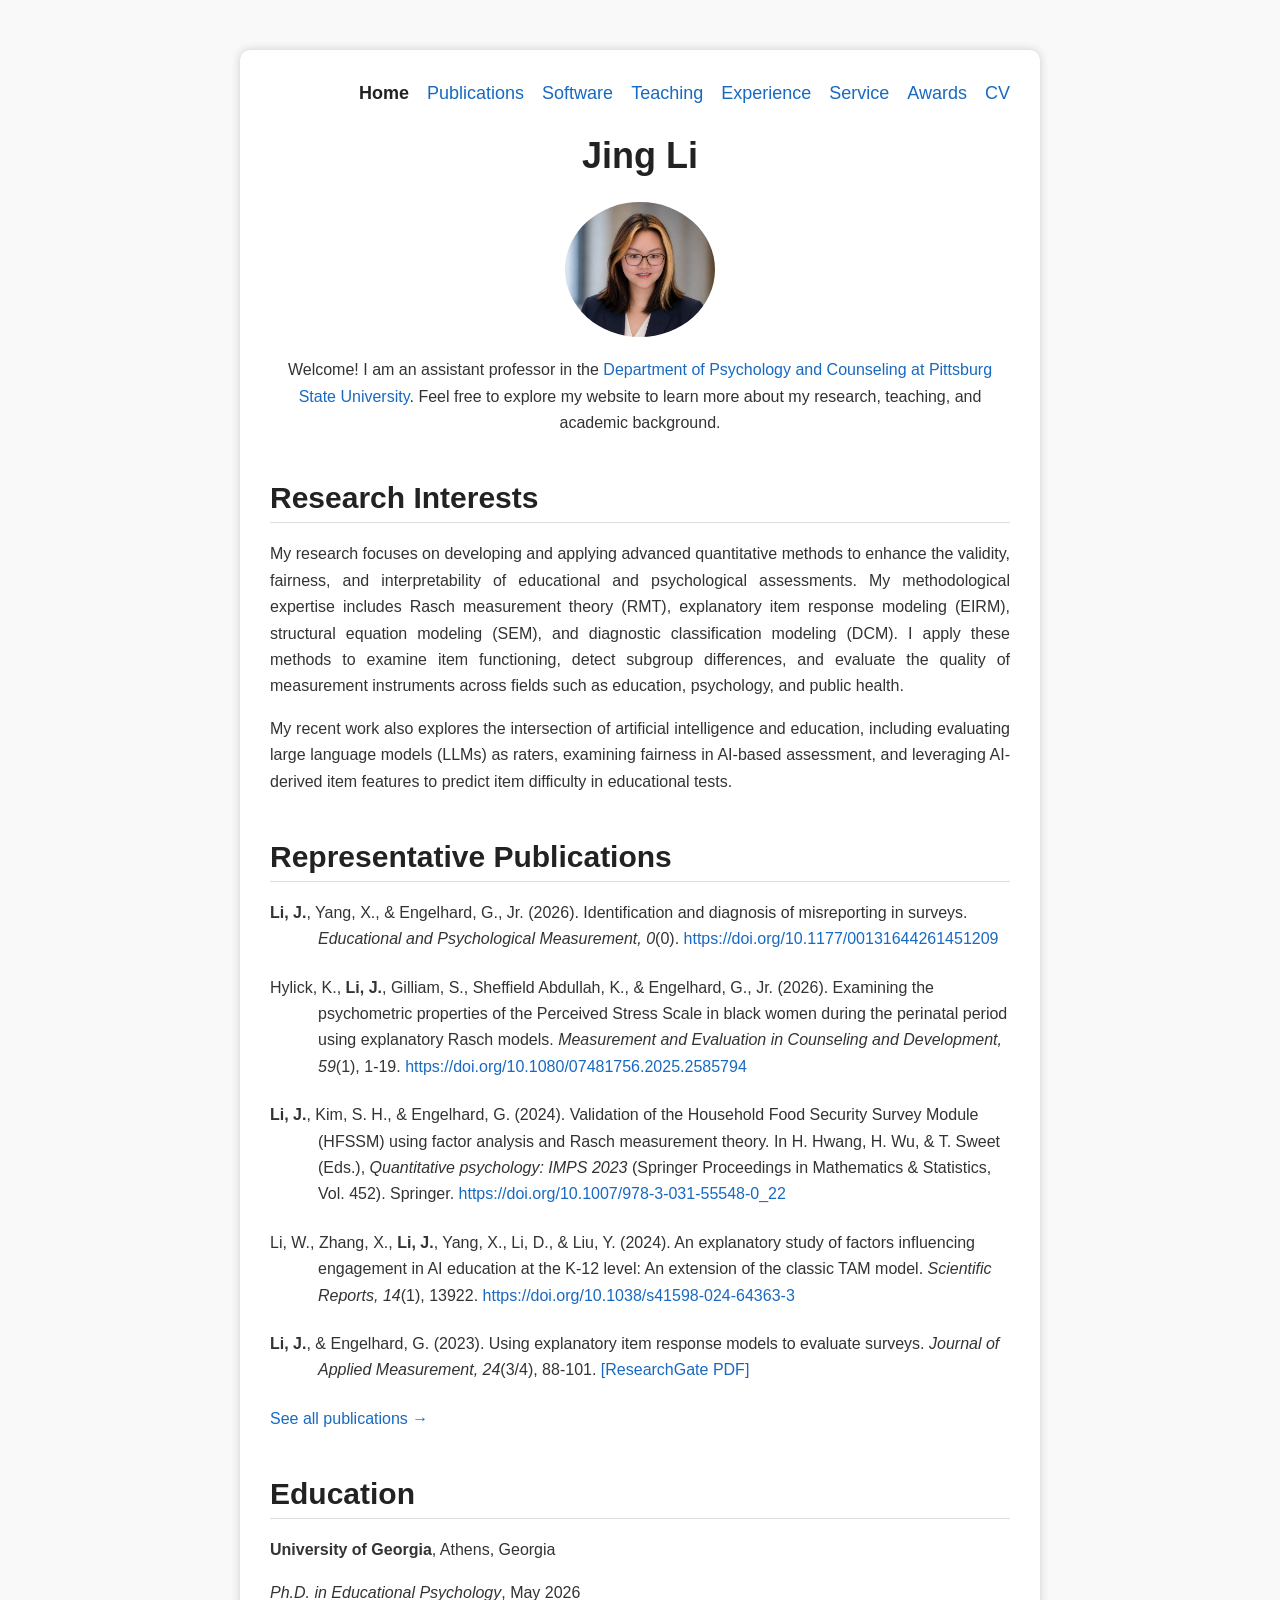
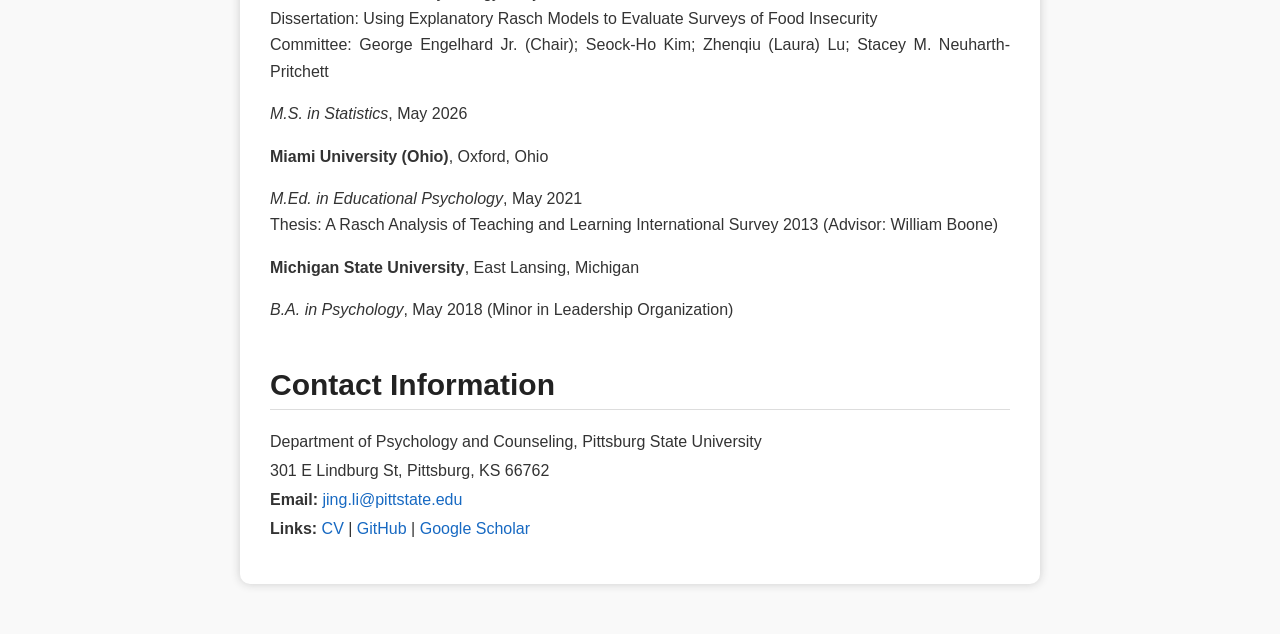
<file: index.html>
<!DOCTYPE html>
<html lang="en">
<head>
<meta charset="UTF-8">
<meta name="viewport" content="width=device-width, initial-scale=1.0">
<title>Home | Jing Li</title>
<link href="https://fonts.googleapis.com/css2?family=Lato:wght@300;700&display=swap" rel="stylesheet">
<link rel="stylesheet" href="style.css">
</head>
<body>
<div class="container">
  
<nav class="topnav">
  <a href="index.html" class="active">Home</a>
  <a href="publications.html">Publications</a>
  <a href="software.html">Software</a>
  <a href="teaching.html">Teaching</a>
  <a href="experience.html">Experience</a>
  <a href="service.html">Service</a>
  <a href="awards.html">Awards</a>
  <a href="cv.html">CV</a>
</nav>
  
<h1>Jing Li</h1>
<img src="profile.png" alt="Portrait of Jing Li" class="profile-img">
<p class="welcome-intro">
  Welcome! I am an assistant professor in the
  <a href="https://www.pittstate.edu/psychology/index.html" target="_blank">Department of Psychology and Counseling at Pittsburg State University</a>.
  Feel free to explore my website to learn more about my research, teaching, and academic background.
</p>

<h2>Research Interests</h2>
<p>My research focuses on developing and applying advanced quantitative methods to enhance the validity, fairness, and interpretability of educational and psychological assessments. My methodological expertise includes Rasch measurement theory (RMT), explanatory item response modeling (EIRM), structural equation modeling (SEM), and diagnostic classification modeling (DCM). I apply these methods to examine item functioning, detect subgroup differences, and evaluate the quality of measurement instruments across fields such as education, psychology, and public health.</p>
<p>My recent work also explores the intersection of artificial intelligence and education, including evaluating large language models (LLMs) as raters, examining fairness in AI-based assessment, and leveraging AI-derived item features to predict item difficulty in educational tests.</p>

<h2>Representative Publications</h2>
<p class="publication-entry"><strong>Li, J.</strong>, Yang, X., &amp; Engelhard, G., Jr. (2026). Identification and diagnosis of misreporting in surveys. <em>Educational and Psychological Measurement, 0</em>(0). <a href="https://doi.org/10.1177/00131644261451209" target="_blank">https://doi.org/10.1177/00131644261451209</a></p>
<p class="publication-entry">Hylick, K., <strong>Li, J.</strong>, Gilliam, S., Sheffield Abdullah, K., &amp; Engelhard, G., Jr. (2026). Examining the psychometric properties of the Perceived Stress Scale in black women during the perinatal period using explanatory Rasch models. <em>Measurement and Evaluation in Counseling and Development, 59</em>(1), 1-19. <a href="https://doi.org/10.1080/07481756.2025.2585794" target="_blank">https://doi.org/10.1080/07481756.2025.2585794</a></p>
<p class="publication-entry"><strong>Li, J.</strong>, Kim, S. H., &amp; Engelhard, G. (2024). Validation of the Household Food Security Survey Module (HFSSM) using factor analysis and Rasch measurement theory. In H. Hwang, H. Wu, &amp; T. Sweet (Eds.), <em>Quantitative psychology: IMPS 2023</em> (Springer Proceedings in Mathematics &amp; Statistics, Vol. 452). Springer. <a href="https://doi.org/10.1007/978-3-031-55548-0_22" target="_blank">https://doi.org/10.1007/978-3-031-55548-0_22</a></p>
<p class="publication-entry">Li, W., Zhang, X., <strong>Li, J.</strong>, Yang, X., Li, D., &amp; Liu, Y. (2024). An explanatory study of factors influencing engagement in AI education at the K-12 level: An extension of the classic TAM model. <em>Scientific Reports, 14</em>(1), 13922. <a href="https://doi.org/10.1038/s41598-024-64363-3" target="_blank">https://doi.org/10.1038/s41598-024-64363-3</a></p>
<p class="publication-entry"><strong>Li, J.</strong>, &amp; Engelhard, G. (2023). Using explanatory item response models to evaluate surveys. <em>Journal of Applied Measurement, 24</em>(3/4), 88-101. <a href="https://www.researchgate.net/profile/Jing-Li-899/publication/395028390_Using_Explanatory_Item_Response_Models_to_Evaluate_Surveys/links/68b1be15360112563e0f1eec/Using-Explanatory-Item-Response-Models-to-Evaluate-Surveys.pdf" target="_blank">[ResearchGate PDF]</a></p>
<p><a href="publications.html">See all publications &rarr;</a></p>

<h2>Education</h2>
<p><strong>University of Georgia</strong>, Athens, Georgia</p>
<p><em>Ph.D. in Educational Psychology</em>, May 2026<br>Dissertation: Using Explanatory Rasch Models to Evaluate Surveys of Food Insecurity<br>Committee: George Engelhard Jr. (Chair); Seock-Ho Kim; Zhenqiu (Laura) Lu; Stacey M. Neuharth-Pritchett</p>
<p><em>M.S. in Statistics</em>, May 2026</p>
<p><strong>Miami University (Ohio)</strong>, Oxford, Ohio</p>
<p><em>M.Ed. in Educational Psychology</em>, May 2021<br>Thesis: A Rasch Analysis of Teaching and Learning International Survey 2013 (Advisor: William Boone)</p>
<p><strong>Michigan State University</strong>, East Lansing, Michigan</p>
<p><em>B.A. in Psychology</em>, May 2018 (Minor in Leadership Organization)</p>

<h2>Contact Information</h2>
<div class="contact-info">Department of Psychology and Counseling, Pittsburg State University<br>301 E Lindburg St, Pittsburg, KS 66762<br>
<strong>Email:</strong> <a href="mailto:jing.li@pittstate.edu">jing.li@pittstate.edu</a><br>
<strong>Links:</strong> <a href="cv.html">CV</a> | <a href="https://github.com/JingLi1230" target="_blank">GitHub</a> | <a href="https://scholar.google.com/citations?user=pYv-j_UAAAAJ&amp;hl=en" target="_blank">Google Scholar</a></div>
</div>
</body>
</html>
</file>
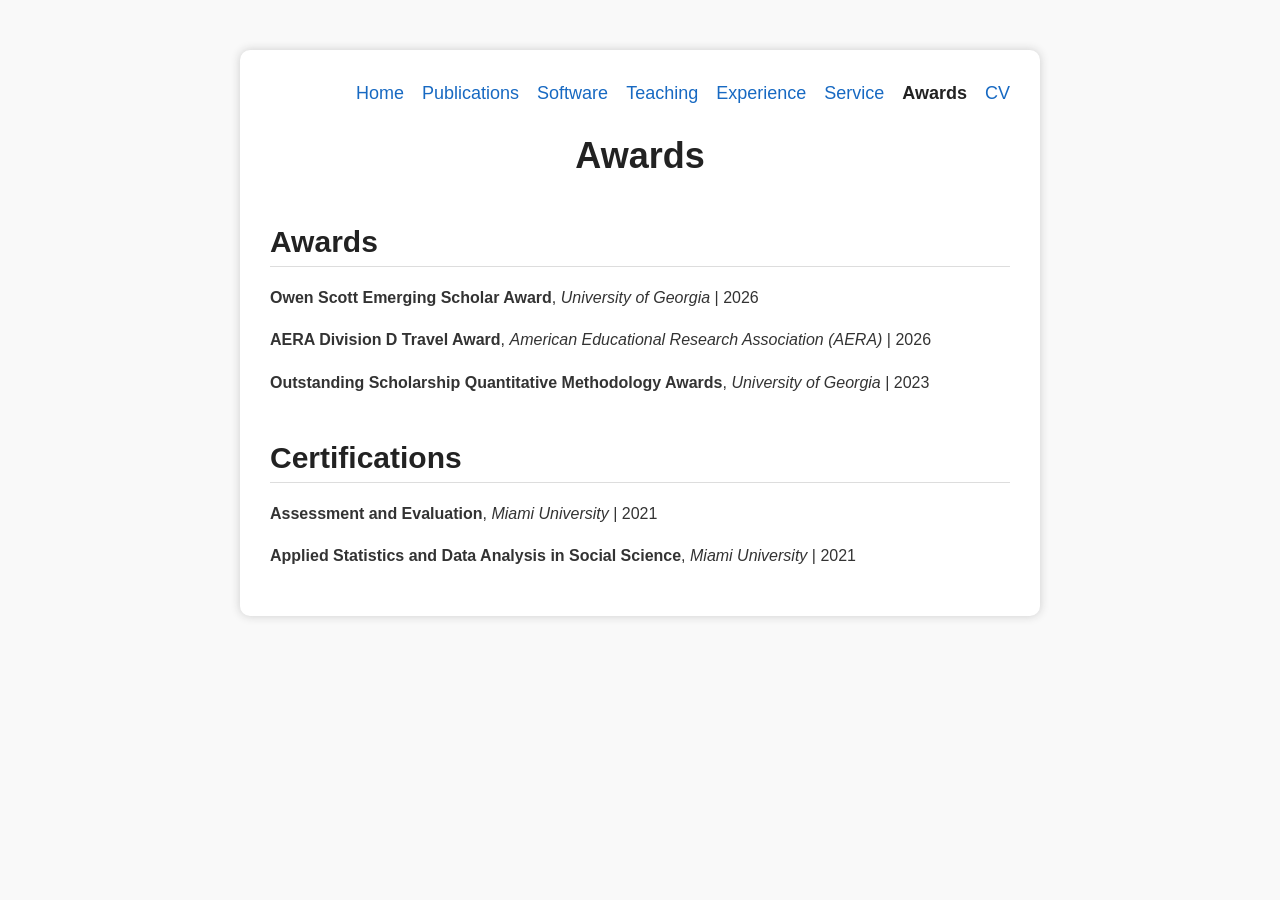
<file: awards.html>
<!DOCTYPE html>
<html lang="en">
<head>
<meta charset="UTF-8">
<meta name="viewport" content="width=device-width, initial-scale=1.0">
<title>Awards | Jing Li</title>
<link href="https://fonts.googleapis.com/css2?family=Lato:wght@300;700&display=swap" rel="stylesheet">
<link rel="stylesheet" href="style.css">
</head>
<body>
<div class="container">

<nav class="topnav">
  <a href="index.html">Home</a>
  <a href="publications.html">Publications</a>
  <a href="software.html">Software</a>
  <a href="teaching.html">Teaching</a>
  <a href="experience.html">Experience</a>
  <a href="service.html">Service</a>
  <a href="awards.html"class="active">Awards</a>
  <a href="cv.html">CV</a>
</nav>
  
<h1>Awards</h1>

<h2>Awards</h2>
<p><strong>Owen Scott Emerging Scholar Award</strong>, <em>University of Georgia</em> | 2026</p>
<p><strong>AERA Division D Travel Award</strong>, <em>American Educational Research Association (AERA)</em> | 2026</p>
<p><strong>Outstanding Scholarship Quantitative Methodology Awards</strong>, <em>University of Georgia</em> | 2023</p>

<h2>Certifications</h2>
<p><strong>Assessment and Evaluation</strong>, <em>Miami University</em> | 2021</p>
<p><strong>Applied Statistics and Data Analysis in Social Science</strong>, <em>Miami University</em> | 2021</p>

</div>
</body>
</html>
</file>
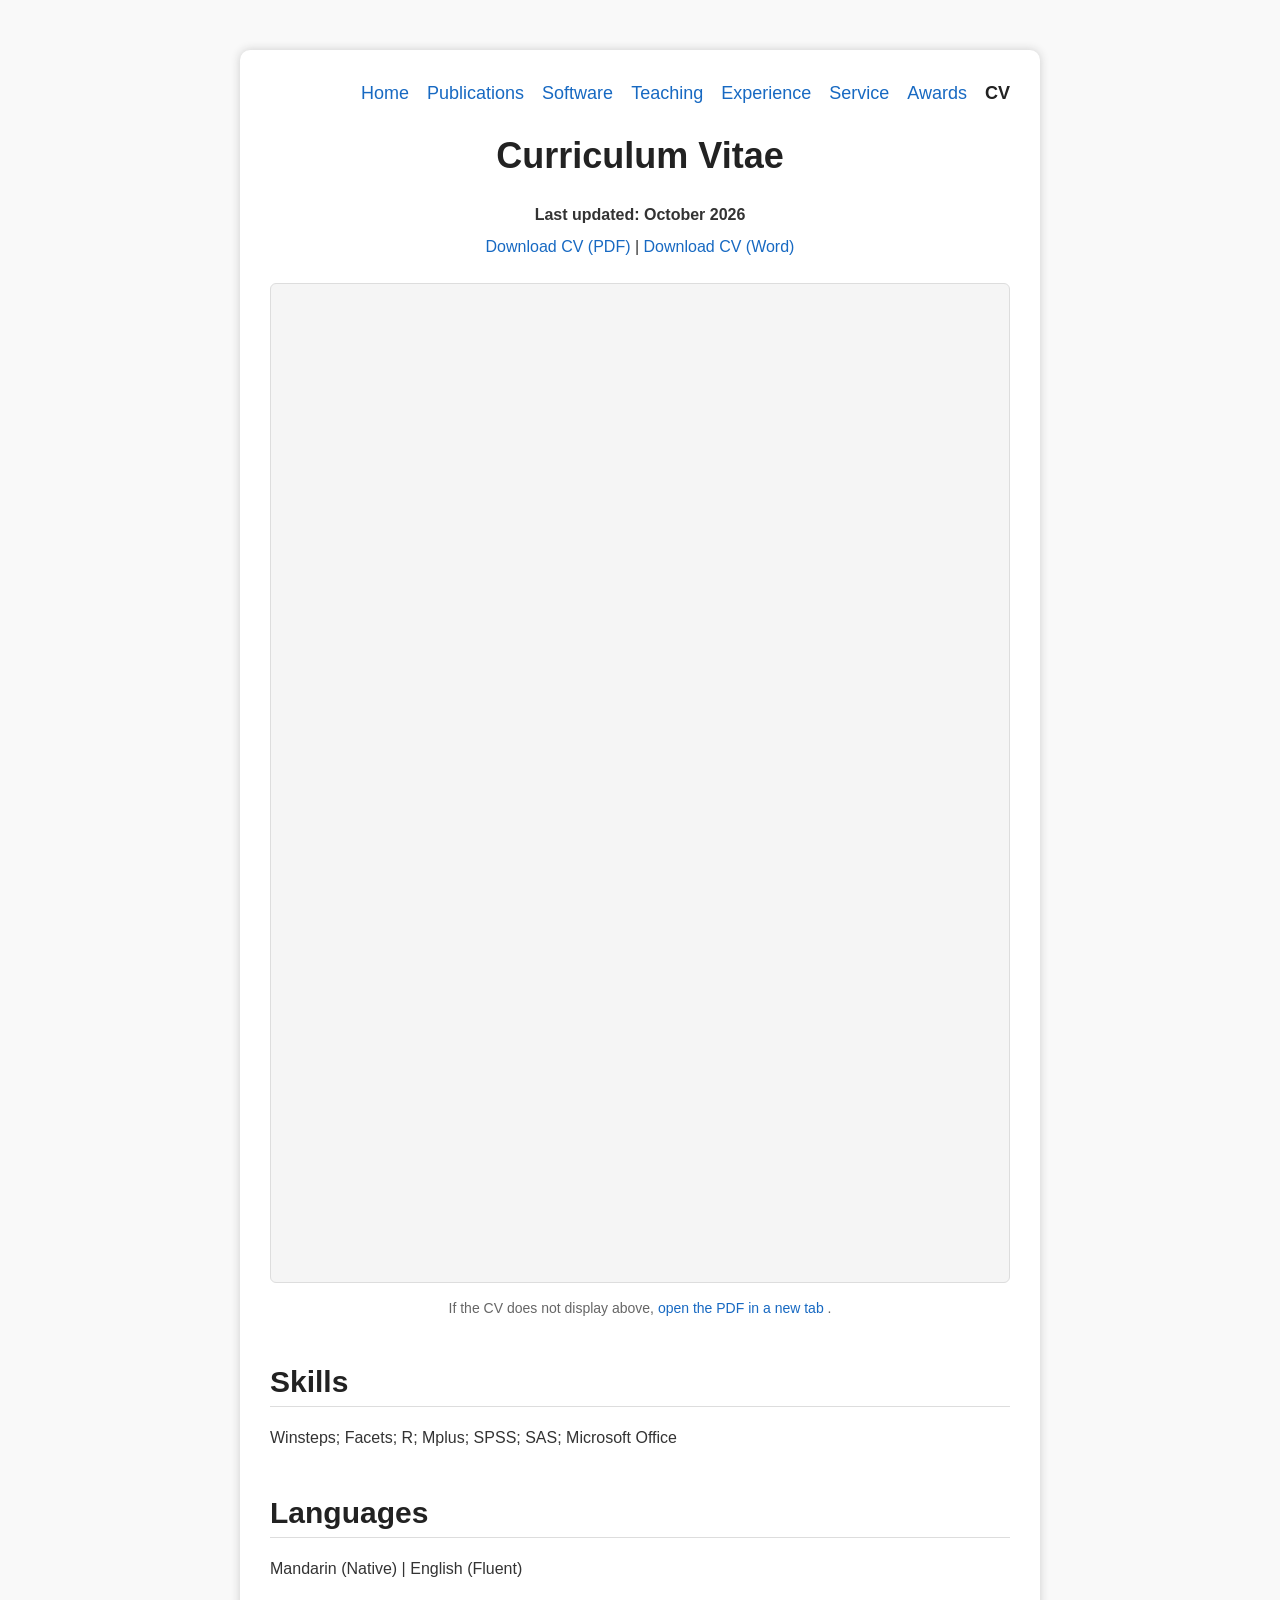
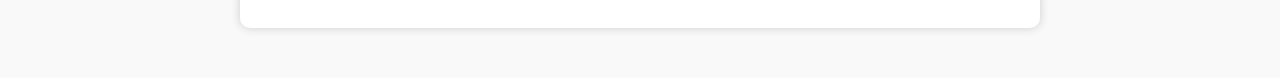
<file: cv.html>
<!DOCTYPE html>
<html lang="en">

<head>
<meta charset="UTF-8">
<meta name="viewport" content="width=device-width, initial-scale=1.0">

<title>Curriculum Vitae | Jing Li</title>

<link href="https://fonts.googleapis.com/css2?family=Lato:wght@300;700&display=swap" rel="stylesheet">
<link rel="stylesheet" href="style.css">

<style>
  /* CV page */

  .cv-links {
    text-align: center;
    margin: 15px 0 22px;
    line-height: 1.8;
  }

  .cv-links p {
    text-align: center;
    margin: 6px 0;
  }

  .cv-viewer {
    display: block;
    width: 100%;
    height: 1000px;
    border: 1px solid #ddd;
    border-radius: 6px;
    background-color: #f5f5f5;
    box-sizing: border-box;
  }

  .cv-fallback {
    text-align: center;
    font-size: 14px;
    margin-top: 14px;
  }

  @media (max-width: 700px) {
    .cv-viewer {
      height: 75vh;
      min-height: 450px;
    }
  }
</style>

</head>

<body>

<div class="container">

  <!-- Navigation -->

  <nav class="topnav">
    <a href="index.html">Home</a>
    <a href="publications.html">Publications</a>
    <a href="software.html">Software</a>
    <a href="teaching.html">Teaching</a>
    <a href="experience.html">Experience</a>
    <a href="service.html">Service</a>
    <a href="awards.html">Awards</a>
    <a href="cv.html" class="active">CV</a>
  </nav>

  <h1>Curriculum Vitae</h1>

  <!-- Download links -->

  <div class="cv-links">

    <p>
      <strong>Last updated: October 2026</strong>
    </p>

    <p>
      <a href="Jing_Li_CV.pdf" download>
        Download CV (PDF)
      </a>
      |
      <a href="CV_Jing_Li_10-9-2026.docx" download>
        Download CV (Word)
      </a>
    </p>

  </div>

  <!-- Embedded CV -->

  <iframe
    class="cv-viewer"
    src="Jing_Li_CV.pdf#toolbar=1&navpanes=0"
    title="Jing Li Curriculum Vitae">
  </iframe>

  <p class="cv-fallback">
    If the CV does not display above,
    <a href="Jing_Li_CV.pdf" target="_blank">
      open the PDF in a new tab
    </a>.
  </p>

  <!-- Additional Information -->

  <h2>Skills</h2>
  <p>
    Winsteps; Facets; R; Mplus; SPSS; SAS; Microsoft Office
  </p>

  <h2>Languages</h2>
  <p>
    Mandarin (Native) | English (Fluent)
  </p>

</div>

</body>
</html>
</file>
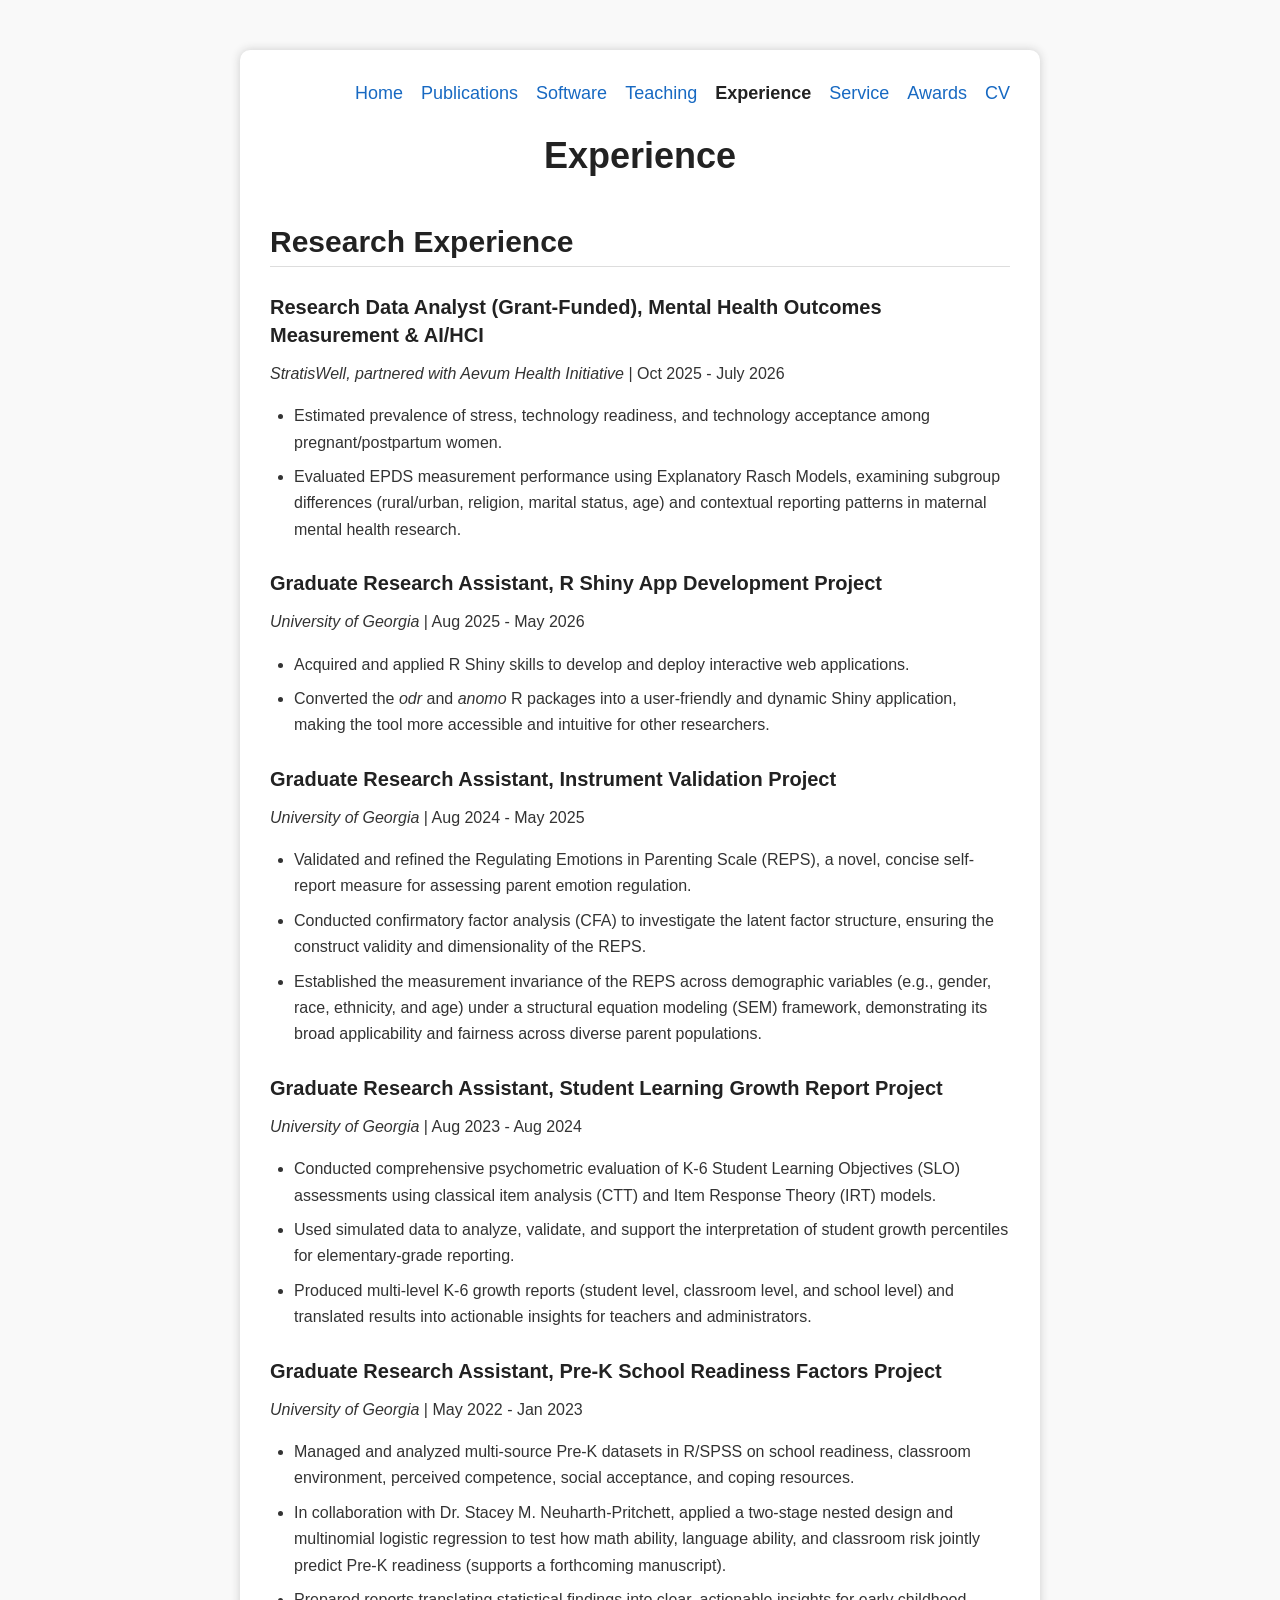
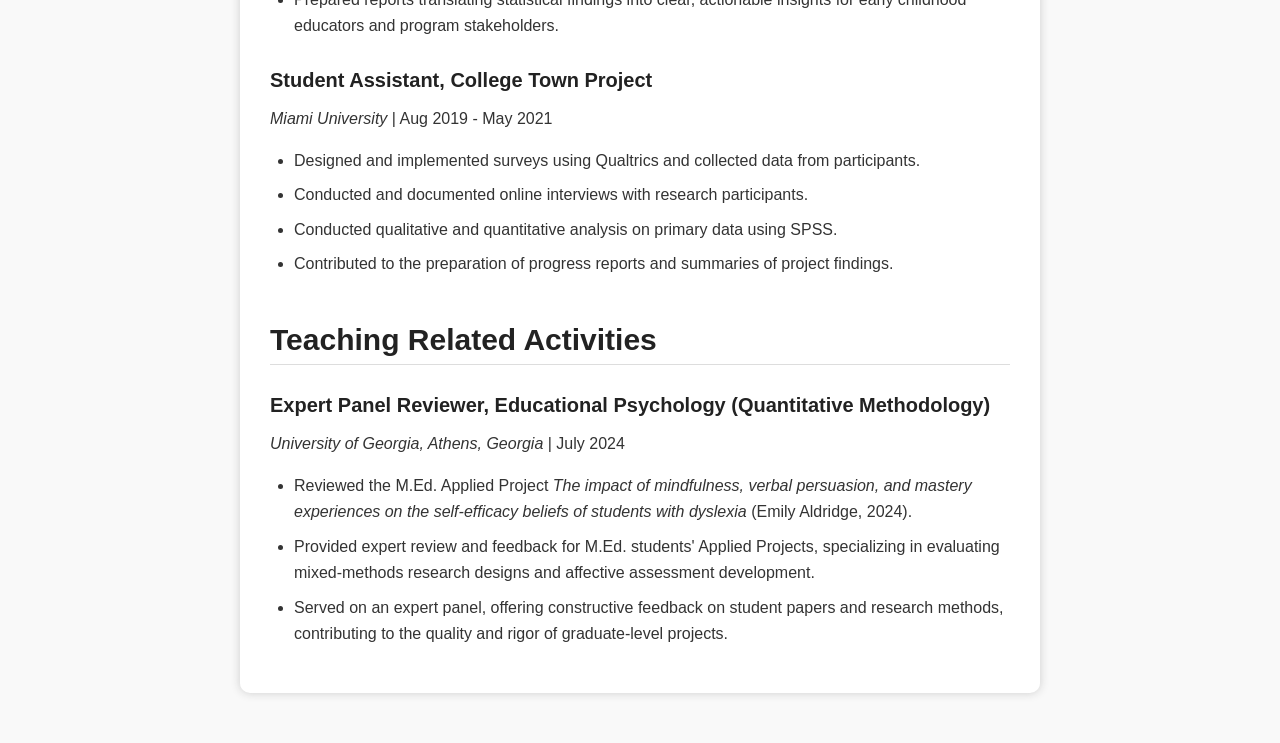
<file: experience.html>
<!DOCTYPE html>
<html lang="en">
<head>
<meta charset="UTF-8">
<meta name="viewport" content="width=device-width, initial-scale=1.0">
<title>Experience | Jing Li</title>
<link href="https://fonts.googleapis.com/css2?family=Lato:wght@300;700&display=swap" rel="stylesheet">
<link rel="stylesheet" href="style.css">
</head>
<body>
<div class="container">

<nav class="topnav">
  <a href="index.html">Home</a>
  <a href="publications.html">Publications</a>
  <a href="software.html">Software</a>
  <a href="teaching.html">Teaching</a>
  <a href="experience.html" class="active">Experience</a>
  <a href="service.html">Service</a>
  <a href="awards.html">Awards</a>
  <a href="cv.html">CV</a>
</nav>
  
<h1>Experience</h1>
<h2>Research Experience</h2>
<h3>Research Data Analyst (Grant-Funded), Mental Health Outcomes Measurement &amp; AI/HCI</h3>
<p><em>StratisWell, partnered with Aevum Health Initiative</em> | Oct 2025 - July 2026</p>
<ul>
<li>Estimated prevalence of stress, technology readiness, and technology acceptance among pregnant/postpartum women.</li>
<li>Evaluated EPDS measurement performance using Explanatory Rasch Models, examining subgroup differences (rural/urban, religion, marital status, age) and contextual reporting patterns in maternal mental health research.</li>
</ul>
<h3>Graduate Research Assistant, R Shiny App Development Project</h3>
<p><em>University of Georgia</em> | Aug 2025 - May 2026</p>
<ul>
<li>Acquired and applied R Shiny skills to develop and deploy interactive web applications.</li>
<li>Converted the <em>odr</em> and <em>anomo</em> R packages into a user-friendly and dynamic Shiny application, making the tool more accessible and intuitive for other researchers.</li>
</ul>
<h3>Graduate Research Assistant, Instrument Validation Project</h3>
<p><em>University of Georgia</em> | Aug 2024 - May 2025</p>
<ul>
<li>Validated and refined the Regulating Emotions in Parenting Scale (REPS), a novel, concise self-report measure for assessing parent emotion regulation.</li>
<li>Conducted confirmatory factor analysis (CFA) to investigate the latent factor structure, ensuring the construct validity and dimensionality of the REPS.</li>
<li>Established the measurement invariance of the REPS across demographic variables (e.g., gender, race, ethnicity, and age) under a structural equation modeling (SEM) framework, demonstrating its broad applicability and fairness across diverse parent populations.</li>
</ul>
<h3>Graduate Research Assistant, Student Learning Growth Report Project</h3>
<p><em>University of Georgia</em> | Aug 2023 - Aug 2024</p>
<ul>
<li>Conducted comprehensive psychometric evaluation of K-6 Student Learning Objectives (SLO) assessments using classical item analysis (CTT) and Item Response Theory (IRT) models.</li>
<li>Used simulated data to analyze, validate, and support the interpretation of student growth percentiles for elementary-grade reporting.</li>
<li>Produced multi-level K-6 growth reports (student level, classroom level, and school level) and translated results into actionable insights for teachers and administrators.</li>
</ul>
<h3>Graduate Research Assistant, Pre-K School Readiness Factors Project</h3>
<p><em>University of Georgia</em> | May 2022 - Jan 2023</p>
<ul>
<li>Managed and analyzed multi-source Pre-K datasets in R/SPSS on school readiness, classroom environment, perceived competence, social acceptance, and coping resources.</li>
<li>In collaboration with Dr. Stacey M. Neuharth-Pritchett, applied a two-stage nested design and multinomial logistic regression to test how math ability, language ability, and classroom risk jointly predict Pre-K readiness (supports a forthcoming manuscript).</li>
<li>Prepared reports translating statistical findings into clear, actionable insights for early childhood educators and program stakeholders.</li>
</ul>
<h3>Student Assistant, College Town Project</h3>
<p><em>Miami University</em> | Aug 2019 - May 2021</p>
<ul>
<li>Designed and implemented surveys using Qualtrics and collected data from participants.</li>
<li>Conducted and documented online interviews with research participants.</li>
<li>Conducted qualitative and quantitative analysis on primary data using SPSS.</li>
<li>Contributed to the preparation of progress reports and summaries of project findings.</li>
</ul>
<h2>Teaching Related Activities</h2>
<h3>Expert Panel Reviewer, Educational Psychology (Quantitative Methodology)</h3>
<p><em>University of Georgia, Athens, Georgia</em> | July 2024</p>
<ul>
<li>Reviewed the M.Ed. Applied Project <em>The impact of mindfulness, verbal persuasion, and mastery experiences on the self-efficacy beliefs of students with dyslexia</em> (Emily Aldridge, 2024).</li>
<li>Provided expert review and feedback for M.Ed. students' Applied Projects, specializing in evaluating mixed-methods research designs and affective assessment development.</li>
<li>Served on an expert panel, offering constructive feedback on student papers and research methods, contributing to the quality and rigor of graduate-level projects.</li>
</ul>

</div>
</body>
</html>
</file>
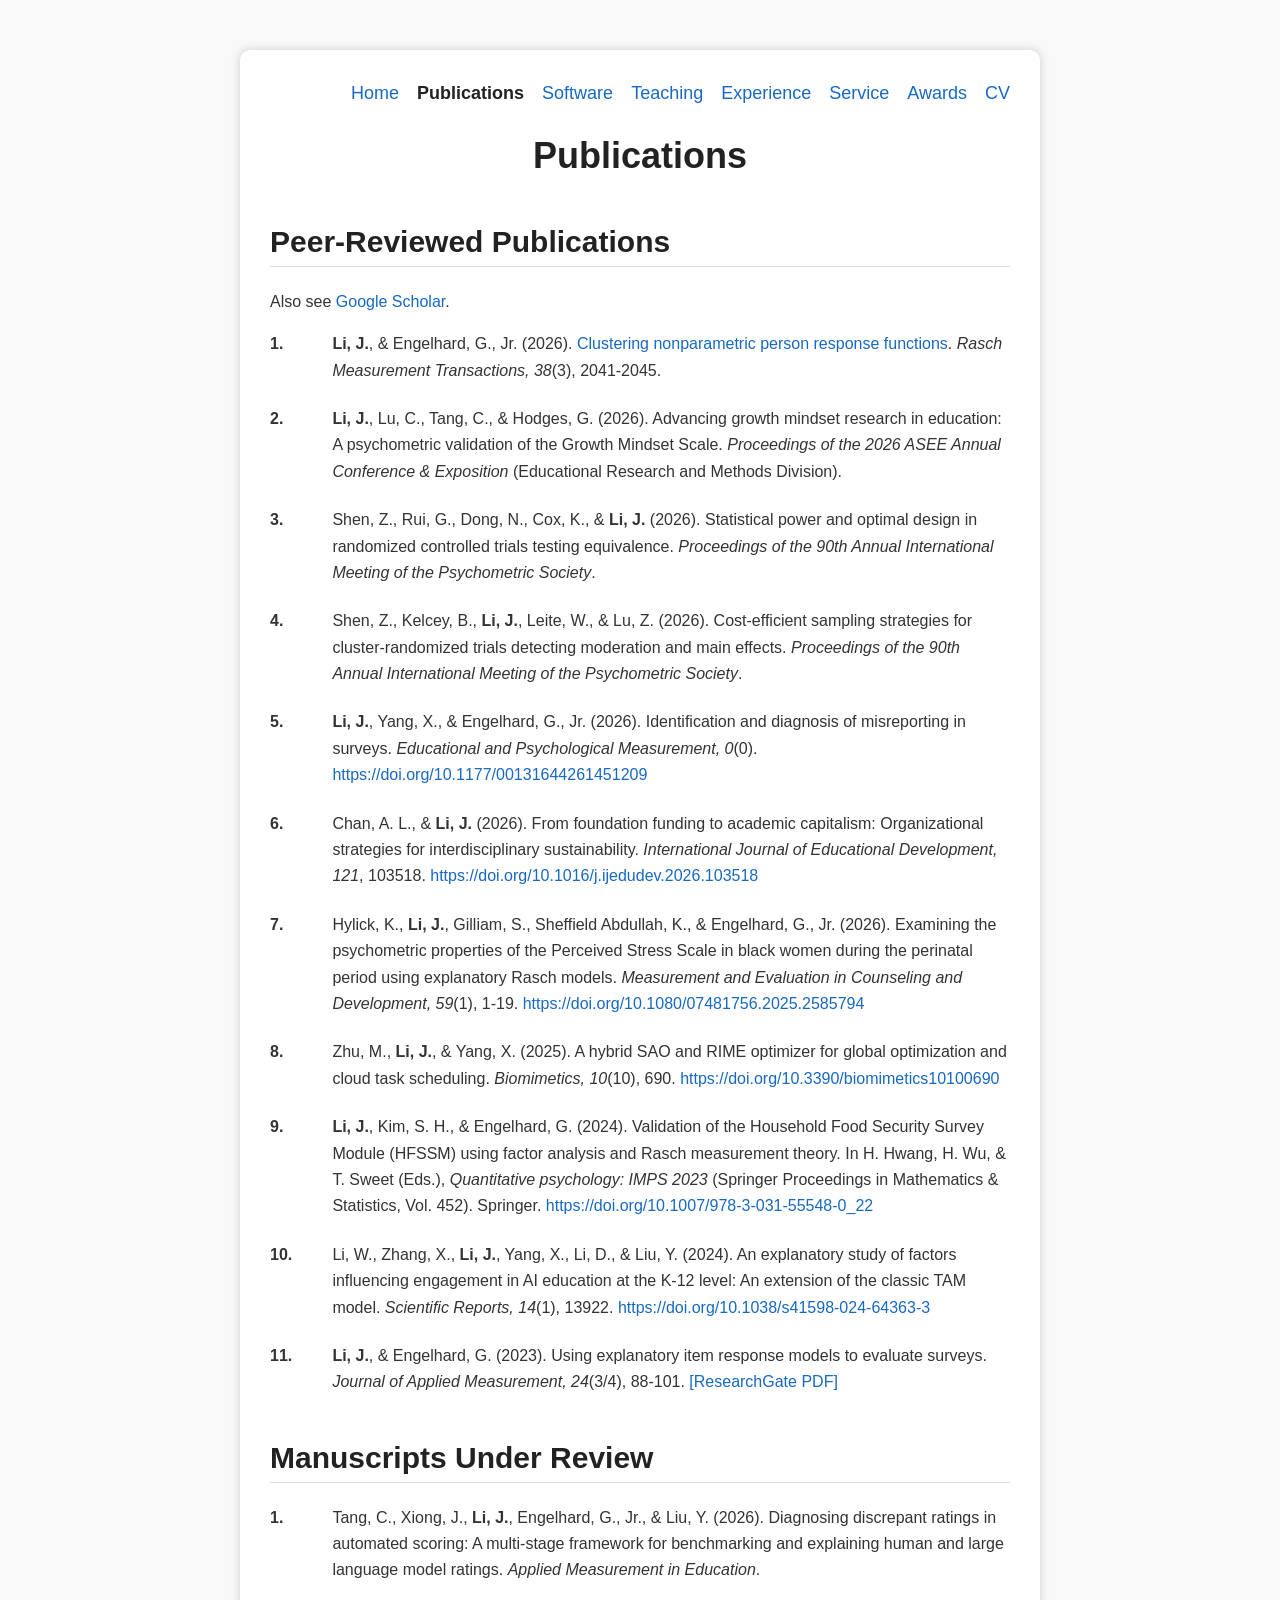
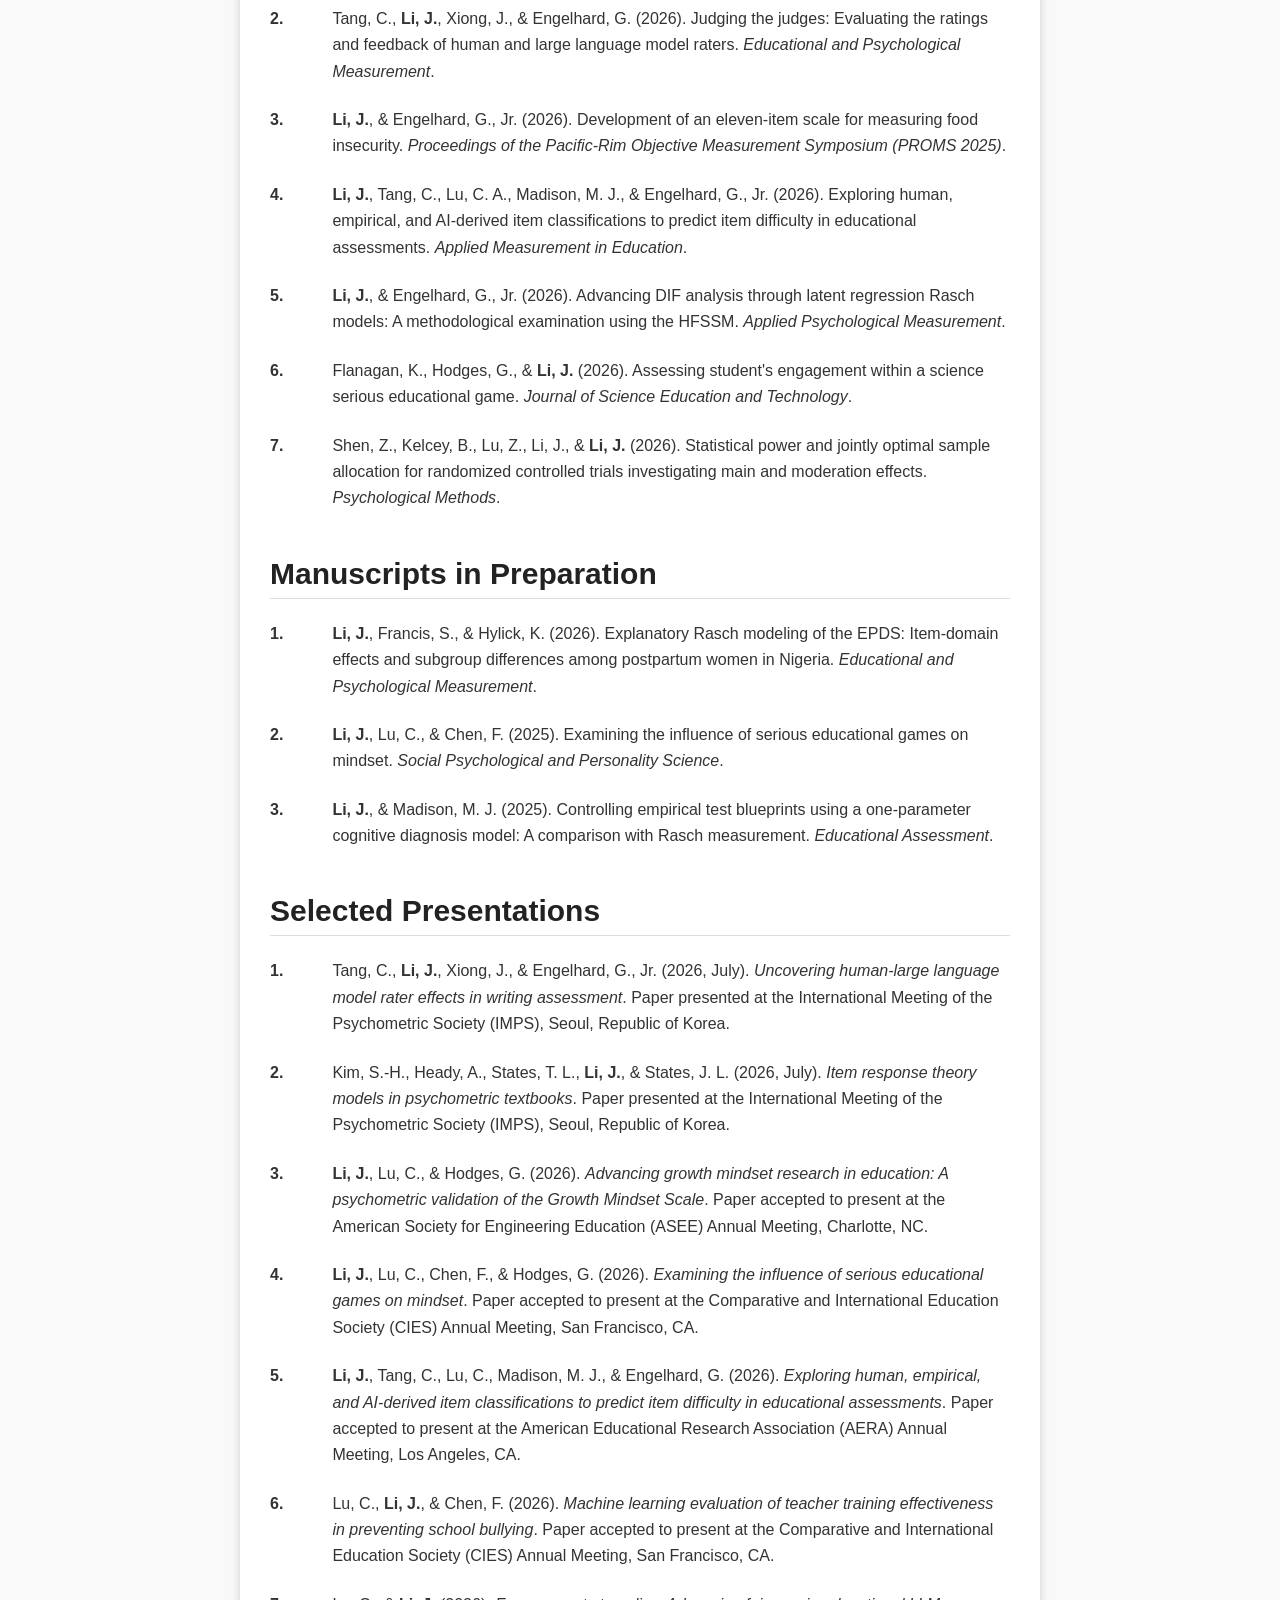
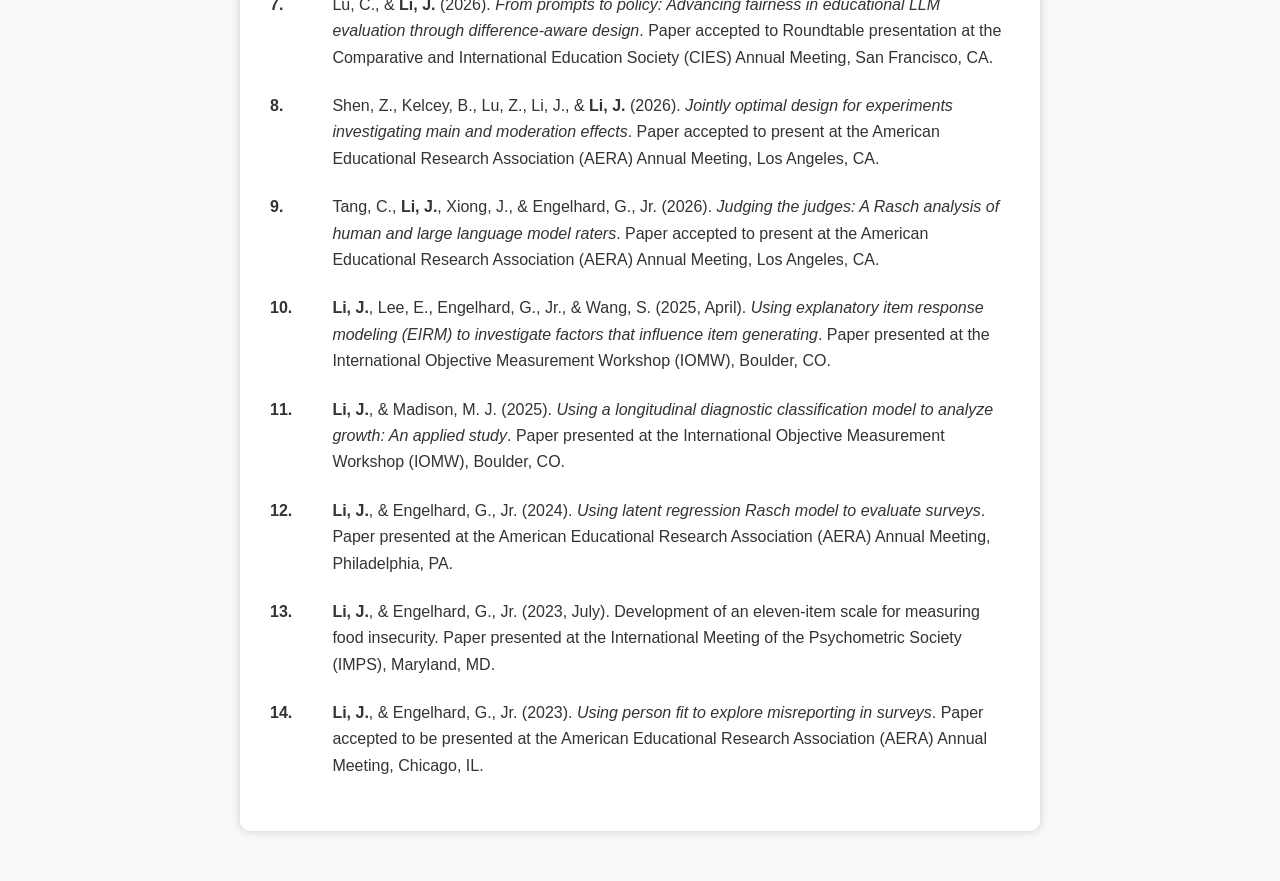
<file: publications.html>
<!DOCTYPE html>
<html lang="en">
<head>
<meta charset="UTF-8">
<meta name="viewport" content="width=device-width, initial-scale=1.0">
<title>Publications | Jing Li</title>
<link href="https://fonts.googleapis.com/css2?family=Lato:wght@300;700&display=swap" rel="stylesheet">
<link rel="stylesheet" href="style.css">
</head>
<body>
<div class="container">

<nav class="topnav">
  <a href="index.html">Home</a>
  <a href="publications.html" class="active">Publications</a>
  <a href="software.html">Software</a>
  <a href="teaching.html">Teaching</a>
  <a href="experience.html">Experience</a>
  <a href="service.html">Service</a>
  <a href="awards.html">Awards</a>
  <a href="cv.html">CV</a>
</nav>

<h1>Publications</h1>

<h2 class="publication-section-heading">Peer-Reviewed Publications</h2>
<p>Also see <a href="https://scholar.google.com/citations?view_op=list_works&amp;hl=en&amp;user=pYv-j_UAAAAJ" target="_blank">Google Scholar</a>.</p>

<div class="publication-list">

<p class="publication-entry"><strong>Li, J.</strong>, &amp; Engelhard, G., Jr. (2026). <a href="https://www.dropbox.com/scl/fi/jobiyd8c2toxpm2br1bsu/Clustering-Nonparametric-Person_Rasch-Measurement-Transactions.pdf?rlkey=zat45oo98upy22p1rdao2wvpf&amp;dl=0" target="_blank">Clustering nonparametric person response functions</a>. <em>Rasch Measurement Transactions, 38</em>(3), 2041-2045.</p>

<p class="publication-entry"><strong>Li, J.</strong>, Lu, C., Tang, C., &amp; Hodges, G. (2026). Advancing growth mindset research in education: A psychometric validation of the Growth Mindset Scale. <em>Proceedings of the 2026 ASEE Annual Conference &amp; Exposition</em> (Educational Research and Methods Division).</p>

<p class="publication-entry">Shen, Z., Rui, G., Dong, N., Cox, K., &amp; <strong>Li, J.</strong> (2026). Statistical power and optimal design in randomized controlled trials testing equivalence. <em>Proceedings of the 90th Annual International Meeting of the Psychometric Society</em>.</p>

<p class="publication-entry">Shen, Z., Kelcey, B., <strong>Li, J.</strong>, Leite, W., &amp; Lu, Z. (2026). Cost-efficient sampling strategies for cluster-randomized trials detecting moderation and main effects. <em>Proceedings of the 90th Annual International Meeting of the Psychometric Society</em>.</p>

<p class="publication-entry"><strong>Li, J.</strong>, Yang, X., &amp; Engelhard, G., Jr. (2026). Identification and diagnosis of misreporting in surveys. <em>Educational and Psychological Measurement, 0</em>(0). <a href="https://doi.org/10.1177/00131644261451209" target="_blank">https://doi.org/10.1177/00131644261451209</a></p>

<p class="publication-entry">Chan, A. L., &amp; <strong>Li, J.</strong> (2026). From foundation funding to academic capitalism: Organizational strategies for interdisciplinary sustainability. <em>International Journal of Educational Development, 121</em>, 103518. <a href="https://doi.org/10.1016/j.ijedudev.2026.103518" target="_blank">https://doi.org/10.1016/j.ijedudev.2026.103518</a></p>

<p class="publication-entry">Hylick, K., <strong>Li, J.</strong>, Gilliam, S., Sheffield Abdullah, K., &amp; Engelhard, G., Jr. (2026). Examining the psychometric properties of the Perceived Stress Scale in black women during the perinatal period using explanatory Rasch models. <em>Measurement and Evaluation in Counseling and Development, 59</em>(1), 1-19. <a href="https://doi.org/10.1080/07481756.2025.2585794" target="_blank">https://doi.org/10.1080/07481756.2025.2585794</a></p>

<p class="publication-entry">Zhu, M., <strong>Li, J.</strong>, &amp; Yang, X. (2025). A hybrid SAO and RIME optimizer for global optimization and cloud task scheduling. <em>Biomimetics, 10</em>(10), 690. <a href="https://doi.org/10.3390/biomimetics10100690" target="_blank">https://doi.org/10.3390/biomimetics10100690</a></p>

<p class="publication-entry"><strong>Li, J.</strong>, Kim, S. H., &amp; Engelhard, G. (2024). Validation of the Household Food Security Survey Module (HFSSM) using factor analysis and Rasch measurement theory. In H. Hwang, H. Wu, &amp; T. Sweet (Eds.), <em>Quantitative psychology: IMPS 2023</em> (Springer Proceedings in Mathematics &amp; Statistics, Vol. 452). Springer. <a href="https://doi.org/10.1007/978-3-031-55548-0_22" target="_blank">https://doi.org/10.1007/978-3-031-55548-0_22</a></p>

<p class="publication-entry">Li, W., Zhang, X., <strong>Li, J.</strong>, Yang, X., Li, D., &amp; Liu, Y. (2024). An explanatory study of factors influencing engagement in AI education at the K-12 level: An extension of the classic TAM model. <em>Scientific Reports, 14</em>(1), 13922. <a href="https://doi.org/10.1038/s41598-024-64363-3" target="_blank">https://doi.org/10.1038/s41598-024-64363-3</a></p>

<p class="publication-entry"><strong>Li, J.</strong>, &amp; Engelhard, G. (2023). Using explanatory item response models to evaluate surveys. <em>Journal of Applied Measurement, 24</em>(3/4), 88-101. <a href="https://www.researchgate.net/profile/Jing-Li-899/publication/395028390_Using_Explanatory_Item_Response_Models_to_Evaluate_Surveys/links/68b1be15360112563e0f1eec/Using-Explanatory-Item-Response-Models-to-Evaluate-Surveys.pdf" target="_blank">[ResearchGate PDF]</a></p>

</div>

<h2 class="publication-section-heading">Manuscripts Under Review</h2>

<div class="publication-list">

<p class="publication-entry">Tang, C., Xiong, J., <strong>Li, J.</strong>, Engelhard, G., Jr., &amp; Liu, Y. (2026). Diagnosing discrepant ratings in automated scoring: A multi-stage framework for benchmarking and explaining human and large language model ratings. <em>Applied Measurement in Education</em>.</p>

<p class="publication-entry">Tang, C., <strong>Li, J.</strong>, Xiong, J., &amp; Engelhard, G. (2026). Judging the judges: Evaluating the ratings and feedback of human and large language model raters. <em>Educational and Psychological Measurement</em>.</p>

<p class="publication-entry"><strong>Li, J.</strong>, &amp; Engelhard, G., Jr. (2026). Development of an eleven-item scale for measuring food insecurity. <em>Proceedings of the Pacific-Rim Objective Measurement Symposium (PROMS 2025)</em>.</p>

<p class="publication-entry"><strong>Li, J.</strong>, Tang, C., Lu, C. A., Madison, M. J., &amp; Engelhard, G., Jr. (2026). Exploring human, empirical, and AI-derived item classifications to predict item difficulty in educational assessments. <em>Applied Measurement in Education</em>.</p>

<p class="publication-entry"><strong>Li, J.</strong>, &amp; Engelhard, G., Jr. (2026). Advancing DIF analysis through latent regression Rasch models: A methodological examination using the HFSSM. <em>Applied Psychological Measurement</em>.</p>

<p class="publication-entry">Flanagan, K., Hodges, G., &amp; <strong>Li, J.</strong> (2026). Assessing student's engagement within a science serious educational game. <em>Journal of Science Education and Technology</em>.</p>

<p class="publication-entry">Shen, Z., Kelcey, B., Lu, Z., Li, J., &amp; <strong>Li, J.</strong> (2026). Statistical power and jointly optimal sample allocation for randomized controlled trials investigating main and moderation effects. <em>Psychological Methods</em>.</p>

</div>

<h2 class="publication-section-heading">Manuscripts in Preparation</h2>

<div class="publication-list">

<p class="publication-entry"><strong>Li, J.</strong>, Francis, S., &amp; Hylick, K. (2026). Explanatory Rasch modeling of the EPDS: Item-domain effects and subgroup differences among postpartum women in Nigeria. <em>Educational and Psychological Measurement</em>.</p>

<p class="publication-entry"><strong>Li, J.</strong>, Lu, C., &amp; Chen, F. (2025). Examining the influence of serious educational games on mindset. <em>Social Psychological and Personality Science</em>.</p>

<p class="publication-entry"><strong>Li, J.</strong>, &amp; Madison, M. J. (2025). Controlling empirical test blueprints using a one-parameter cognitive diagnosis model: A comparison with Rasch measurement. <em>Educational Assessment</em>.</p>

</div>

<h2 class="publication-section-heading">Selected Presentations</h2>

<div class="publication-list">

<p class="publication-entry">Tang, C., <strong>Li, J.</strong>, Xiong, J., &amp; Engelhard, G., Jr. (2026, July). <em>Uncovering human-large language model rater effects in writing assessment</em>. Paper presented at the International Meeting of the Psychometric Society (IMPS), Seoul, Republic of Korea.</p>

<p class="publication-entry">Kim, S.-H., Heady, A., States, T. L., <strong>Li, J.</strong>, &amp; States, J. L. (2026, July). <em>Item response theory models in psychometric textbooks</em>. Paper presented at the International Meeting of the Psychometric Society (IMPS), Seoul, Republic of Korea.</p>

<p class="publication-entry"><strong>Li, J.</strong>, Lu, C., &amp; Hodges, G. (2026). <em>Advancing growth mindset research in education: A psychometric validation of the Growth Mindset Scale</em>. Paper accepted to present at the American Society for Engineering Education (ASEE) Annual Meeting, Charlotte, NC.</p>

<p class="publication-entry"><strong>Li, J.</strong>, Lu, C., Chen, F., &amp; Hodges, G. (2026). <em>Examining the influence of serious educational games on mindset</em>. Paper accepted to present at the Comparative and International Education Society (CIES) Annual Meeting, San Francisco, CA.</p>

<p class="publication-entry"><strong>Li, J.</strong>, Tang, C., Lu, C., Madison, M. J., &amp; Engelhard, G. (2026). <em>Exploring human, empirical, and AI-derived item classifications to predict item difficulty in educational assessments</em>. Paper accepted to present at the American Educational Research Association (AERA) Annual Meeting, Los Angeles, CA.</p>

<p class="publication-entry">Lu, C., <strong>Li, J.</strong>, &amp; Chen, F. (2026). <em>Machine learning evaluation of teacher training effectiveness in preventing school bullying</em>. Paper accepted to present at the Comparative and International Education Society (CIES) Annual Meeting, San Francisco, CA.</p>

<p class="publication-entry">Lu, C., &amp; <strong>Li, J.</strong> (2026). <em>From prompts to policy: Advancing fairness in educational LLM evaluation through difference-aware design</em>. Paper accepted to Roundtable presentation at the Comparative and International Education Society (CIES) Annual Meeting, San Francisco, CA.</p>

<p class="publication-entry">Shen, Z., Kelcey, B., Lu, Z., Li, J., &amp; <strong>Li, J.</strong> (2026). <em>Jointly optimal design for experiments investigating main and moderation effects</em>. Paper accepted to present at the American Educational Research Association (AERA) Annual Meeting, Los Angeles, CA.</p>

<p class="publication-entry">Tang, C., <strong>Li, J.</strong>, Xiong, J., &amp; Engelhard, G., Jr. (2026). <em>Judging the judges: A Rasch analysis of human and large language model raters</em>. Paper accepted to present at the American Educational Research Association (AERA) Annual Meeting, Los Angeles, CA.</p>

<p class="publication-entry"><strong>Li, J.</strong>, Lee, E., Engelhard, G., Jr., &amp; Wang, S. (2025, April). <em>Using explanatory item response modeling (EIRM) to investigate factors that influence item generating</em>. Paper presented at the International Objective Measurement Workshop (IOMW), Boulder, CO.</p>

<p class="publication-entry"><strong>Li, J.</strong>, &amp; Madison, M. J. (2025). <em>Using a longitudinal diagnostic classification model to analyze growth: An applied study</em>. Paper presented at the International Objective Measurement Workshop (IOMW), Boulder, CO.</p>

<p class="publication-entry"><strong>Li, J.</strong>, &amp; Engelhard, G., Jr. (2024). <em>Using latent regression Rasch model to evaluate surveys</em>. Paper presented at the American Educational Research Association (AERA) Annual Meeting, Philadelphia, PA.</p>

<p class="publication-entry"><strong>Li, J.</strong>, &amp; Engelhard, G., Jr. (2023, July). Development of an eleven-item scale for measuring food insecurity. Paper presented at the International Meeting of the Psychometric Society (IMPS), Maryland, MD.</p>

<p class="publication-entry"><strong>Li, J.</strong>, &amp; Engelhard, G., Jr. (2023). <em>Using person fit to explore misreporting in surveys</em>. Paper accepted to be presented at the American Educational Research Association (AERA) Annual Meeting, Chicago, IL.</p>

</div>

</div>
</body>
</html>
</file>
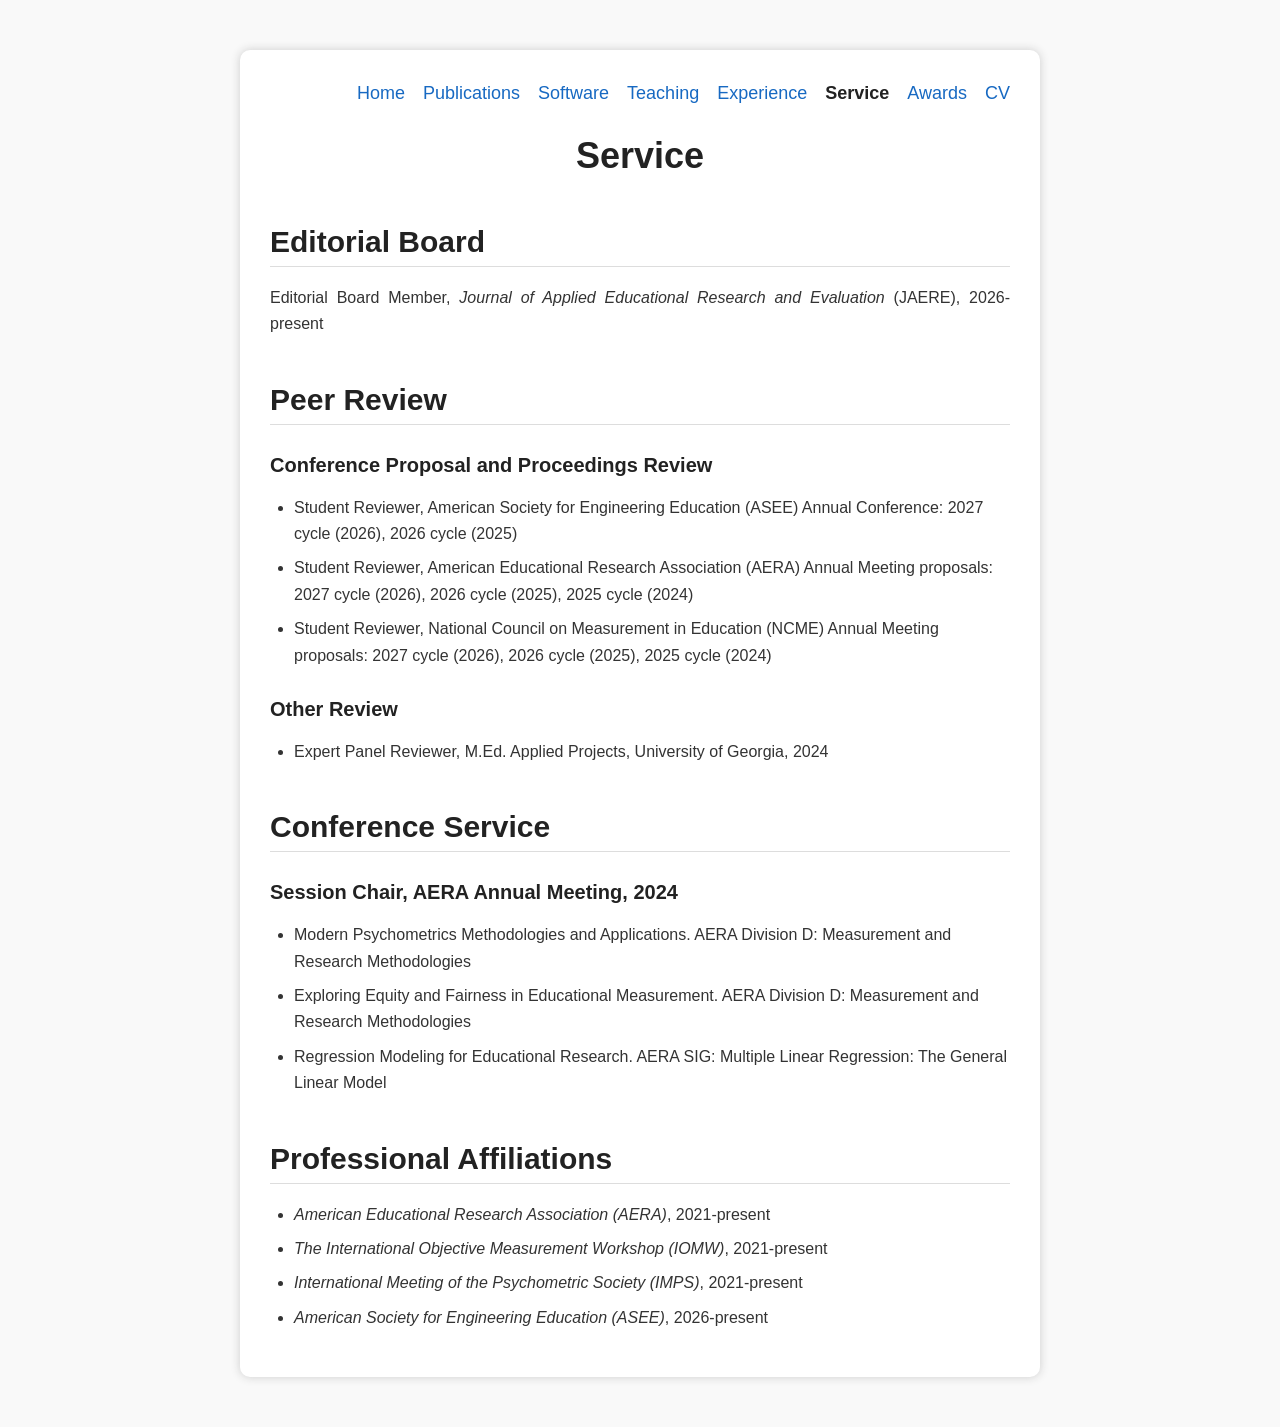
<file: service.html>
<!DOCTYPE html>
<html lang="en">
<head>
<meta charset="UTF-8">
<meta name="viewport" content="width=device-width, initial-scale=1.0">
<title>Service | Jing Li</title>
<link href="https://fonts.googleapis.com/css2?family=Lato:wght@300;700&display=swap" rel="stylesheet">
<link rel="stylesheet" href="style.css">
</head>
<body>
<div class="container">

<nav class="topnav">
  <a href="index.html">Home</a>
  <a href="publications.html">Publications</a>
  <a href="software.html">Software</a>
  <a href="teaching.html">Teaching</a>
  <a href="experience.html">Experience</a>
  <a href="service.html" class="active">Service</a>
  <a href="awards.html">Awards</a>
  <a href="cv.html">CV</a>
</nav>
  
<h1>Service</h1>

<h2>Editorial Board</h2>
<p>Editorial Board Member, <em>Journal of Applied Educational Research and Evaluation</em> (JAERE), 2026-present</p>

<h2>Peer Review</h2>
<h3>Conference Proposal and Proceedings Review</h3>
<ul>
<li>Student Reviewer, American Society for Engineering Education (ASEE) Annual Conference: 2027 cycle (2026), 2026 cycle (2025)</li>
<li>Student Reviewer, American Educational Research Association (AERA) Annual Meeting proposals: 2027 cycle (2026), 2026 cycle (2025), 2025 cycle (2024)</li>
<li>Student Reviewer, National Council on Measurement in Education (NCME) Annual Meeting proposals: 2027 cycle (2026), 2026 cycle (2025), 2025 cycle (2024)</li>
</ul>
<h3>Other Review</h3>
<ul>
<li>Expert Panel Reviewer, M.Ed. Applied Projects, University of Georgia, 2024</li>
</ul>

<h2>Conference Service</h2>
<h3>Session Chair, AERA Annual Meeting, 2024</h3>
<ul>
<li>Modern Psychometrics Methodologies and Applications. AERA Division D: Measurement and Research Methodologies</li>
<li>Exploring Equity and Fairness in Educational Measurement. AERA Division D: Measurement and Research Methodologies</li>
<li>Regression Modeling for Educational Research. AERA SIG: Multiple Linear Regression: The General Linear Model</li>
</ul>

<h2>Professional Affiliations</h2>
<ul>
<li><em>American Educational Research Association (AERA)</em>, 2021-present</li>
<li><em>The International Objective Measurement Workshop (IOMW)</em>, 2021-present</li>
<li><em>International Meeting of the Psychometric Society (IMPS)</em>, 2021-present</li>
<li><em>American Society for Engineering Education (ASEE)</em>, 2026-present</li>
</ul>

</div>
</body>
</html>
</file>
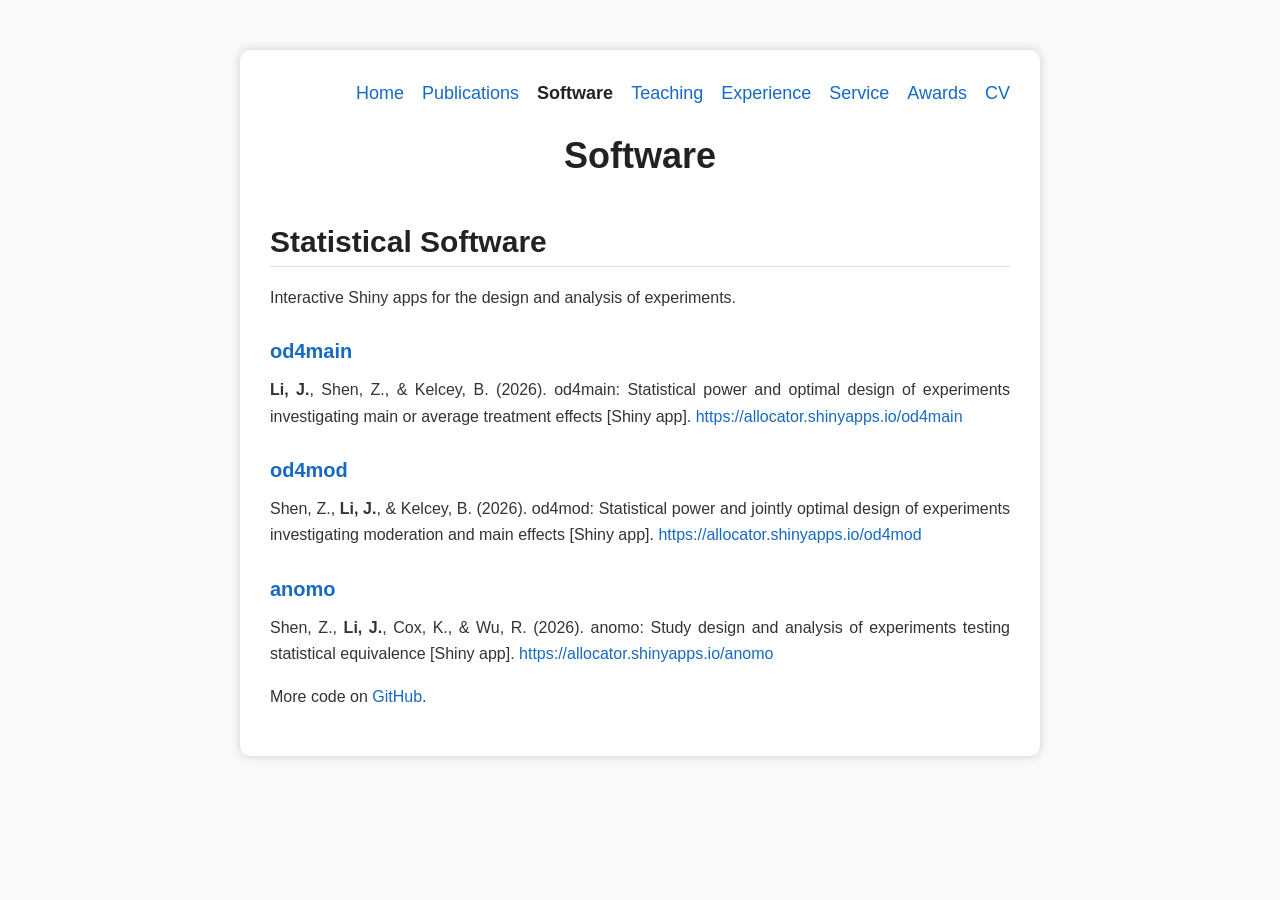
<file: software.html>
<!DOCTYPE html>
<html lang="en">
<head>
<meta charset="UTF-8">
<meta name="viewport" content="width=device-width, initial-scale=1.0">
<title>Software | Jing Li</title>
<link href="https://fonts.googleapis.com/css2?family=Lato:wght@300;700&display=swap" rel="stylesheet">
<link rel="stylesheet" href="style.css">
</head>
<body>
<div class="container">
  
<nav class="topnav">
  <a href="index.html">Home</a>
  <a href="publications.html">Publications</a>
  <a href="software.html" class="active">Software</a>
  <a href="teaching.html">Teaching</a>
  <a href="experience.html">Experience</a>
  <a href="service.html">Service</a>
  <a href="awards.html">Awards</a>
  <a href="cv.html">CV</a>
</nav>
  
<h1>Software</h1>

<h2>Statistical Software</h2>
<p>Interactive Shiny apps for the design and analysis of experiments.</p>

<h3><a href="https://allocator.shinyapps.io/od4main" target="_blank">od4main</a></h3>
<p><strong>Li, J.</strong>, Shen, Z., &amp; Kelcey, B. (2026). od4main: Statistical power and optimal design of experiments investigating main or average treatment effects [Shiny app]. <a href="https://allocator.shinyapps.io/od4main" target="_blank">https://allocator.shinyapps.io/od4main</a></p>

<h3><a href="https://allocator.shinyapps.io/od4mod" target="_blank">od4mod</a></h3>
<p>Shen, Z., <strong>Li, J.</strong>, &amp; Kelcey, B. (2026). od4mod: Statistical power and jointly optimal design of experiments investigating moderation and main effects [Shiny app]. <a href="https://allocator.shinyapps.io/od4mod" target="_blank">https://allocator.shinyapps.io/od4mod</a></p>

<h3><a href="https://allocator.shinyapps.io/anomo" target="_blank">anomo</a></h3>
<p>Shen, Z., <strong>Li, J.</strong>, Cox, K., &amp; Wu, R. (2026). anomo: Study design and analysis of experiments testing statistical equivalence [Shiny app]. <a href="https://allocator.shinyapps.io/anomo" target="_blank">https://allocator.shinyapps.io/anomo</a></p>

<p>More code on <a href="https://github.com/JingLi1230" target="_blank">GitHub</a>.</p>

</div>
</body>
</html>
</file>
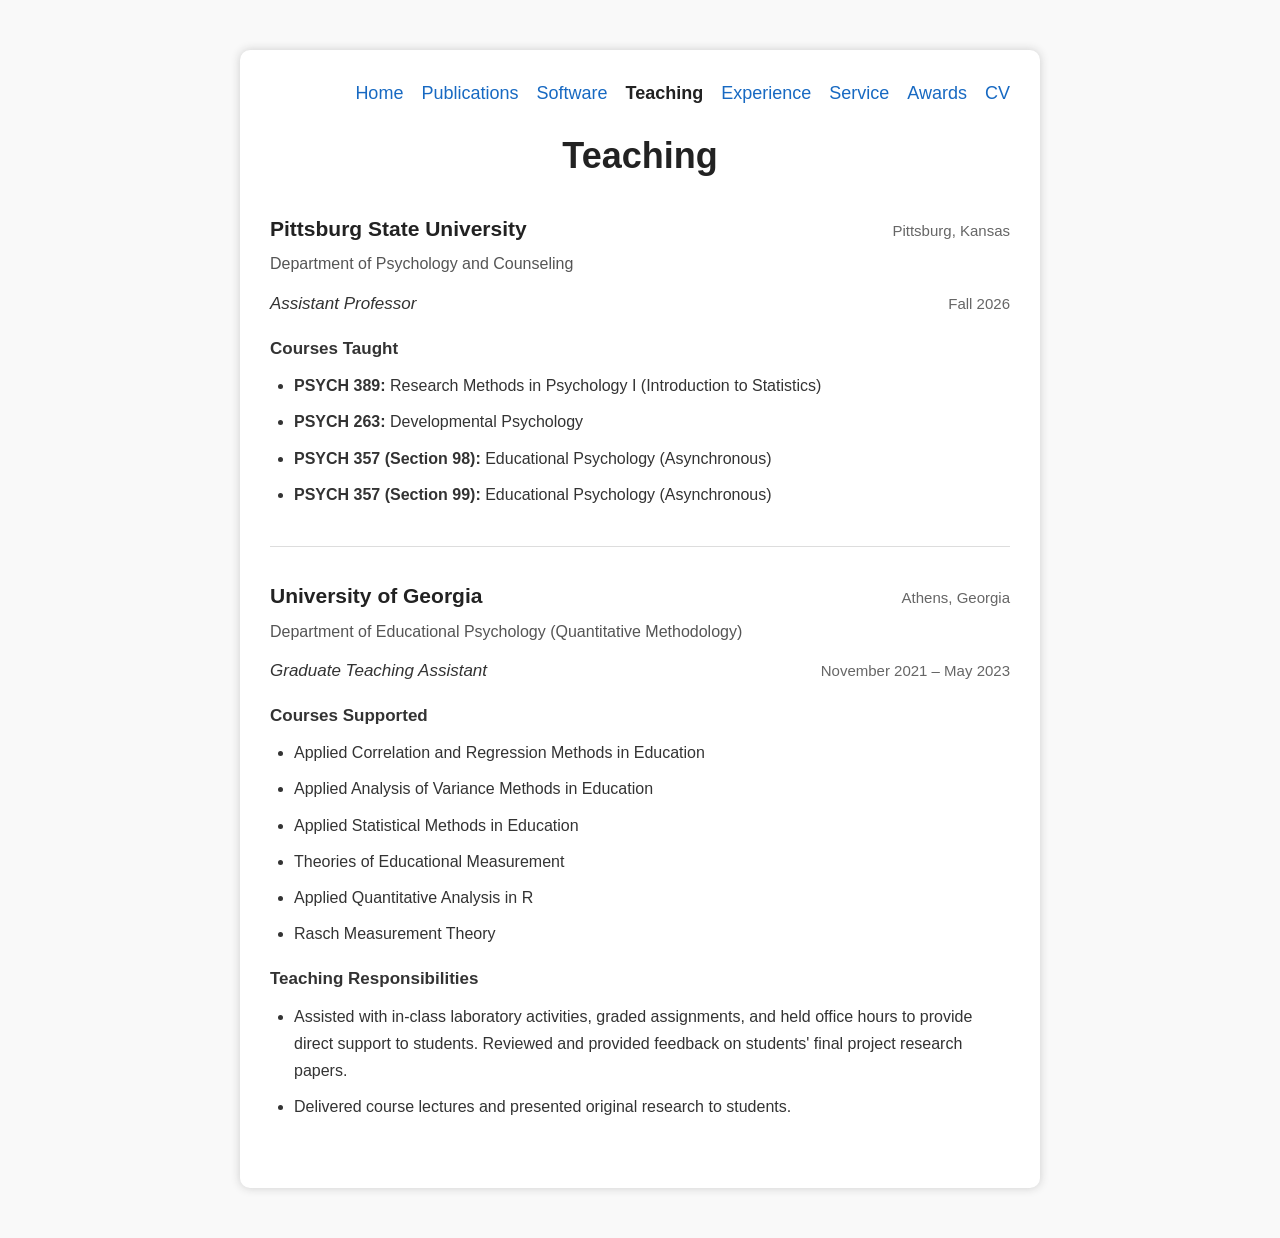
<file: teaching.html>
<!DOCTYPE html>
<html lang="en">

<head>
  <meta charset="UTF-8">
  <meta name="viewport" content="width=device-width, initial-scale=1.0">

  <title>Teaching | Jing Li</title>

  <link rel="stylesheet" href="style.css">

  <style>
    /* Teaching page layout */

    .teaching-section {
      margin-top: 32px;
      margin-bottom: 38px;
    }

    .teaching-header {
      display: flex;
      justify-content: space-between;
      align-items: baseline;
      gap: 16px;
      margin-bottom: 6px;
    }

    .teaching-school {
      font-size: 21px;
      font-weight: bold;
      color: #222;
    }

    .teaching-location {
      font-size: 15px;
      color: #666;
      text-align: right;
      white-space: nowrap;
    }

    .teaching-department {
      font-size: 16px;
      color: #555;
      margin: 4px 0 12px;
      text-align: left;
    }

    .teaching-position {
      display: flex;
      justify-content: space-between;
      align-items: baseline;
      gap: 16px;
      margin-bottom: 14px;
    }

    .teaching-role {
      font-size: 17px;
      font-style: italic;
      color: #333;
    }

    .teaching-date {
      font-size: 15px;
      color: #666;
      white-space: nowrap;
    }

    .teaching-subheading {
      font-size: 17px;
      font-weight: bold;
      color: #333;
      margin-top: 18px;
      margin-bottom: 10px;
    }

    .teaching-list {
      padding-left: 24px;
      margin-top: 8px;
      margin-bottom: 18px;
      line-height: 1.7;
    }

    .teaching-list li {
      margin-bottom: 9px;
    }

    .teaching-divider {
      border: none;
      border-top: 1px solid #ddd;
      margin: 30px 0;
    }

    /* Mobile layout */

    @media (max-width: 700px) {

      .teaching-header,
      .teaching-position {
        flex-wrap: wrap;
        gap: 5px 12px;
      }

      .teaching-school {
        font-size: 19px;
      }

      .teaching-location,
      .teaching-date {
        white-space: normal;
        text-align: left;
      }

      .teaching-list {
        padding-left: 20px;
      }

    }
  </style>

</head>

<body>

<div class="container">

  <!-- Navigation -->

<nav class="topnav">
  <a href="index.html">Home</a>
  <a href="publications.html">Publications</a>
  <a href="software.html">Software</a>
  <a href="teaching.html" class="active">Teaching</a>
  <a href="experience.html">Experience</a>
  <a href="service.html">Service</a>
  <a href="awards.html">Awards</a>
  <a href="cv.html">CV</a>
</nav>


  <!-- Page Title -->

  <h1>Teaching</h1>


  <!-- Pittsburg State University -->

  <section class="teaching-section">

    <div class="teaching-header">
      <div class="teaching-school">
        Pittsburg State University
      </div>

      <div class="teaching-location">
        Pittsburg, Kansas
      </div>
    </div>

    <p class="teaching-department">
      Department of Psychology and Counseling
    </p>

    <div class="teaching-position">
      <span class="teaching-role">
        Assistant Professor
      </span>

      <span class="teaching-date">
        Fall 2026
      </span>
    </div>

    <div class="teaching-subheading">
      Courses Taught
    </div>

    <ul class="teaching-list">
      <li>
        <strong>PSYCH 389:</strong>
        Research Methods in Psychology I
        (Introduction to Statistics)
      </li>

      <li>
        <strong>PSYCH 263:</strong>
        Developmental Psychology
      </li>

      <li>
        <strong>PSYCH 357 (Section 98):</strong>
        Educational Psychology (Asynchronous)
      </li>

      <li>
        <strong>PSYCH 357 (Section 99):</strong>
        Educational Psychology (Asynchronous)
      </li>
    </ul>

  </section>


  <hr class="teaching-divider">


  <!-- University of Georgia -->

  <section class="teaching-section">

    <div class="teaching-header">
      <div class="teaching-school">
        University of Georgia
      </div>

      <div class="teaching-location">
        Athens, Georgia
      </div>
    </div>

    <p class="teaching-department">
      Department of Educational Psychology
      (Quantitative Methodology)
    </p>

    <div class="teaching-position">
      <span class="teaching-role">
        Graduate Teaching Assistant
      </span>

      <span class="teaching-date">
        November 2021 – May 2023
      </span>
    </div>

    <div class="teaching-subheading">
      Courses Supported
    </div>

    <ul class="teaching-list">
      <li>Applied Correlation and Regression Methods in Education</li>
      <li>Applied Analysis of Variance Methods in Education</li>
      <li>Applied Statistical Methods in Education</li>
      <li>Theories of Educational Measurement</li>
      <li>Applied Quantitative Analysis in R</li>
      <li>Rasch Measurement Theory</li>
    </ul>

    <div class="teaching-subheading">
      Teaching Responsibilities
    </div>

    <ul class="teaching-list">
      <li>
        Assisted with in-class laboratory activities,
        graded assignments, and held office hours to
        provide direct support to students. Reviewed
        and provided feedback on students' final
        project research papers.
      </li>

      <li>
        Delivered course lectures and presented
        original research to students.
      </li>
    </ul>

  </section>

</div>

</body>
</html>
</file>
<file: style.css>
/* =========================================
   1. General Website Style
========================================= */

* {
  box-sizing: border-box;
}

body {
  font-family: Arial, Helvetica, sans-serif;
  background-color: #f9f9f9;
  padding: 50px;
  margin: 0;
  color: #333;
  font-size: 16px;
  line-height: 1.6;
}

/* Main white content container */

.container {
  max-width: 800px;
  margin: 0 auto;
  background: white;
  padding: 30px;
  border-radius: 10px;
  box-shadow: 0 0 10px #ccc;
}


/* =========================================
   2. Navigation Bar
========================================= */

.topnav {
  display: flex;
  justify-content: flex-end;
  align-items: center;
  flex-wrap: wrap;
  gap: 10px 18px;
  margin-bottom: 24px;
}

.topnav a {
  color: #1769c2;
  font-size: 18px;
  font-weight: normal;
  text-decoration: none;
  line-height: 1.5;
  white-space: nowrap;
}

.topnav a:hover {
  text-decoration: underline;
}

.topnav a.active {
  color: #222;
  font-weight: bold;
}


/* =========================================
   3. Main Page Titles
========================================= */

h1 {
  text-align: center;
  font-size: 36px;
  color: #222;
  margin-top: 26px;
  margin-bottom: 22px;
  line-height: 1.3;
}

h2 {
  font-size: 30px;
  color: #222;
  margin-top: 42px;
  margin-bottom: 18px;
  padding-bottom: 5px;
  border-bottom: 1px solid #ddd;
  line-height: 1.3;
}

h3 {
  font-size: 20px;
  color: #222;
  margin-top: 26px;
  margin-bottom: 10px;
  line-height: 1.4;
}


/* =========================================
   4. Profile Image
========================================= */

img.profile-img {
  display: block;
  margin: 0 auto 20px auto;
  width: 150px;
  max-width: 100%;
  height: auto;
  border-radius: 50%;
}

/* Other images */

.container img:not(.profile-img) {
  max-width: 100%;
  height: auto;
}


/* =========================================
   5. Paragraphs and Lists
========================================= */

p {
  text-align: justify;
  line-height: 1.65;
  margin-top: 12px;
  margin-bottom: 16px;
}

ul {
  padding-left: 24px;
  line-height: 1.65;
}

ul li {
  margin-bottom: 8px;
}


/* =========================================
   6. Links
========================================= */

a {
  color: #1769c2;
  text-decoration: none;
  overflow-wrap: anywhere;
}

a:hover {
  text-decoration: underline;
}


/* =========================================
   7. Home Page
========================================= */

.welcome-intro {
  text-align: center;
  margin-top: 16px;
  margin-bottom: 26px;
}

.contact-info {
  line-height: 1.8;
  margin-bottom: 10px;
}


/* =========================================
   8. Publications
========================================= */

/* APA hanging indent for ordinary entries */

.publication-entry {
  padding-left: 0.5in;
  text-indent: -0.5in;
  text-align: left;
  overflow-wrap: anywhere;
  margin: 0 0 22px;
  line-height: 1.65;
}

/* Publication section headings */

.publication-section-heading {
  font-size: 30px;
  color: #222;
  margin-top: 42px;
  margin-bottom: 22px;
}

/*
  Automatic numbering:
  Each publication-list starts again at 1.
*/

.publication-list {
  counter-reset: publication;
}

.publication-list .publication-entry {
  counter-increment: publication;
  position: relative;

  padding-left: 0.65in;
  text-indent: 0;

  margin: 0 0 22px;
  line-height: 1.65;
  text-align: left;
  overflow-wrap: anywhere;
}

.publication-list .publication-entry::before {
  content: counter(publication) ".";
  position: absolute;
  left: 0;
  top: 0;
  font-weight: bold;
  color: #333;
}


/* =========================================
   9. Experience and Teaching
========================================= */

section {
  margin-bottom: 24px;
}

section h3 {
  margin-bottom: 8px;
}

section ul {
  margin-top: 10px;
}

/* Teaching page */

.teaching-section {
  margin-top: 32px;
  margin-bottom: 38px;
}

.teaching-header {
  display: flex;
  justify-content: space-between;
  align-items: baseline;
  gap: 16px;
  margin-bottom: 6px;
}

.teaching-school {
  font-size: 21px;
  font-weight: bold;
  color: #222;
}

.teaching-location {
  font-size: 15px;
  color: #666;
  text-align: right;
}

.teaching-department {
  font-size: 16px;
  color: #555;
  margin: 4px 0 12px;
  text-align: left;
}

.teaching-position {
  display: flex;
  justify-content: space-between;
  align-items: baseline;
  gap: 16px;
  margin-bottom: 14px;
}

.teaching-role {
  font-size: 17px;
  font-style: italic;
}

.teaching-date {
  font-size: 15px;
  color: #666;
}

.teaching-subheading {
  font-size: 17px;
  font-weight: bold;
  margin-top: 18px;
  margin-bottom: 10px;
}

.teaching-list {
  padding-left: 24px;
  margin-top: 8px;
  margin-bottom: 18px;
  line-height: 1.7;
}

.teaching-list li {
  margin-bottom: 9px;
}

.teaching-divider {
  border: none;
  border-top: 1px solid #ddd;
  margin: 30px 0;
}


/* =========================================
   10. CV Page
========================================= */

.cv-info {
  text-align: center;
  margin-bottom: 22px;
}

.cv-info p {
  text-align: center;
  margin: 8px 0;
}

.cv-download {
  display: inline-block;
  font-weight: bold;
  margin-top: 8px;
}

.cv-viewer {
  display: block;
  width: 100%;
  height: 1050px;
  border: 1px solid #ddd;
  border-radius: 6px;
  background: #f5f5f5;
}

.cv-fallback {
  text-align: center;
  font-size: 14px;
  color: #666;
  margin-top: 15px;
}


/* =========================================
   11. Mobile Responsive Layout
========================================= */

@media (max-width: 700px) {

  body {
    padding: 14px;
    font-size: 15px;
  }

  .container {
    padding: 20px;
  }

  .topnav {
    justify-content: center;
    gap: 10px 14px;
    margin-bottom: 22px;
  }

  .topnav a {
    font-size: 16px;
  }

  h1 {
    font-size: 30px;
  }

  h2,
  .publication-section-heading {
    font-size: 25px;
  }

  h3 {
    font-size: 19px;
  }

  img.profile-img {
    width: 140px;
  }

  .publication-entry {
    padding-left: 0.35in;
    text-indent: -0.35in;
  }

  .publication-list .publication-entry {
    padding-left: 0.45in;
    text-indent: 0;
  }

  .teaching-header,
  .teaching-position {
    flex-wrap: wrap;
    gap: 5px 12px;
  }

  .teaching-school {
    font-size: 19px;
  }

  .teaching-location,
  .teaching-date {
    text-align: left;
  }

  .teaching-list {
    padding-left: 20px;
  }

  .cv-viewer {
    height: 75vh;
    min-height: 500px;
  }

}
</file>
